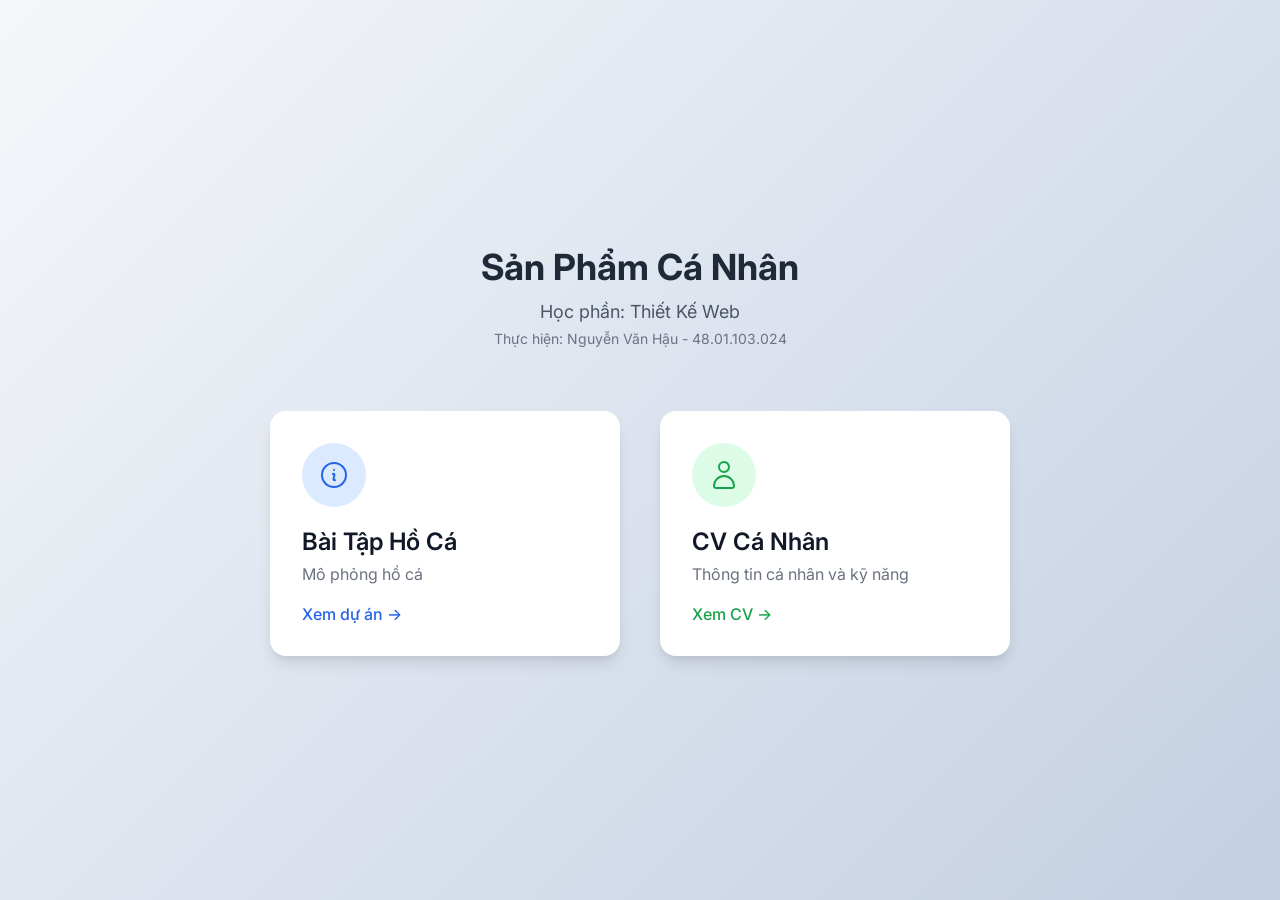
<file: index.html>
<!DOCTYPE html>
<html lang="vi">
<head>
    <meta charset="UTF-8">
    <meta name="viewport" content="width=device-width, initial-scale=1.0">
    <title>Menu Điều Hướng | Đồ Án Giữa Kì</title>
    
    <link rel="preconnect" href="https://fonts.googleapis.com">
    <link rel="preconnect" href="https://fonts.gstatic.com" crossorigin>
    <link href="https://fonts.googleapis.com/css2?family=Inter:wght@400;500;600;700&display=swap" rel="stylesheet">
    <link rel="stylesheet" href="css/index.css">
</head>
<body>

    <div class="container">
        
        <header>
            <h1>Sản Phẩm Cá Nhân</h1>
            <p class="subtitle">Học phần: Thiết Kế Web</p>
            <p class="student-info">Thực hiện: Nguyễn Văn Hậu - 48.01.103.024</p>
        </header>

        <main>

            <!-- Thẻ 1: Hồ Cá -->
            <a href="HoCa.html" class="card card-hoca">
                <!-- Icon -->
                <div class="icon-wrapper">
                    <!-- SVG Icon: Con cá -->
                    <svg xmlns="http://www.w3.org/2000/svg" fill="none" viewBox="0 0 24 24" stroke-width="1.5" stroke="currentColor">
                        <path stroke-linecap="round" stroke-linejoin="round" d="M11.25 11.25l.041-.02a.75.75 0 011.063.852l-.708 2.836a.75.75 0 001.063.853l.041-.021M21 12a9 9 0 11-18 0 9 9 0 0118 0zm-9-3.75h.008v.008H12V8.25z" />
                    </svg>
                </div>
                
                <h2>Bài Tập Hồ Cá</h2>
                <p>Mô phỏng hồ cá</p>
                <span class="link-text">
                    Xem dự án &rarr;
                </span>
            </a>

            <!-- Thẻ 2: CV Cá Nhân -->
            <a href="CV.html" class="card card-cv">
                <!-- Icon -->
                <div class="icon-wrapper">
                    <!-- SVG Icon: Tài liệu/Người -->
                    <svg xmlns="http://www.w3.org/2000/svg" fill="none" viewBox="0 0 24 24" stroke-width="1.5" stroke="currentColor">
                        <path stroke-linecap="round" stroke-linejoin="round" d="M15.75 6a3.75 3.75 0 11-7.5 0 3.75 3.75 0 017.5 0zM4.501 20.118a7.5 7.5 0 0114.998 0A1.5 1.5 0 0118 21.75H6a1.5 1.5 0 01-1.499-1.632z" />
                    </svg>
                </div>
                
                <h2>CV Cá Nhân</h2>
                <p>Thông tin cá nhân và kỹ năng</p>
                <span class="link-text">
                    Xem CV &rarr;
                </span>
            </a>

        </main>
    </div>

</body>
</html>
</file>
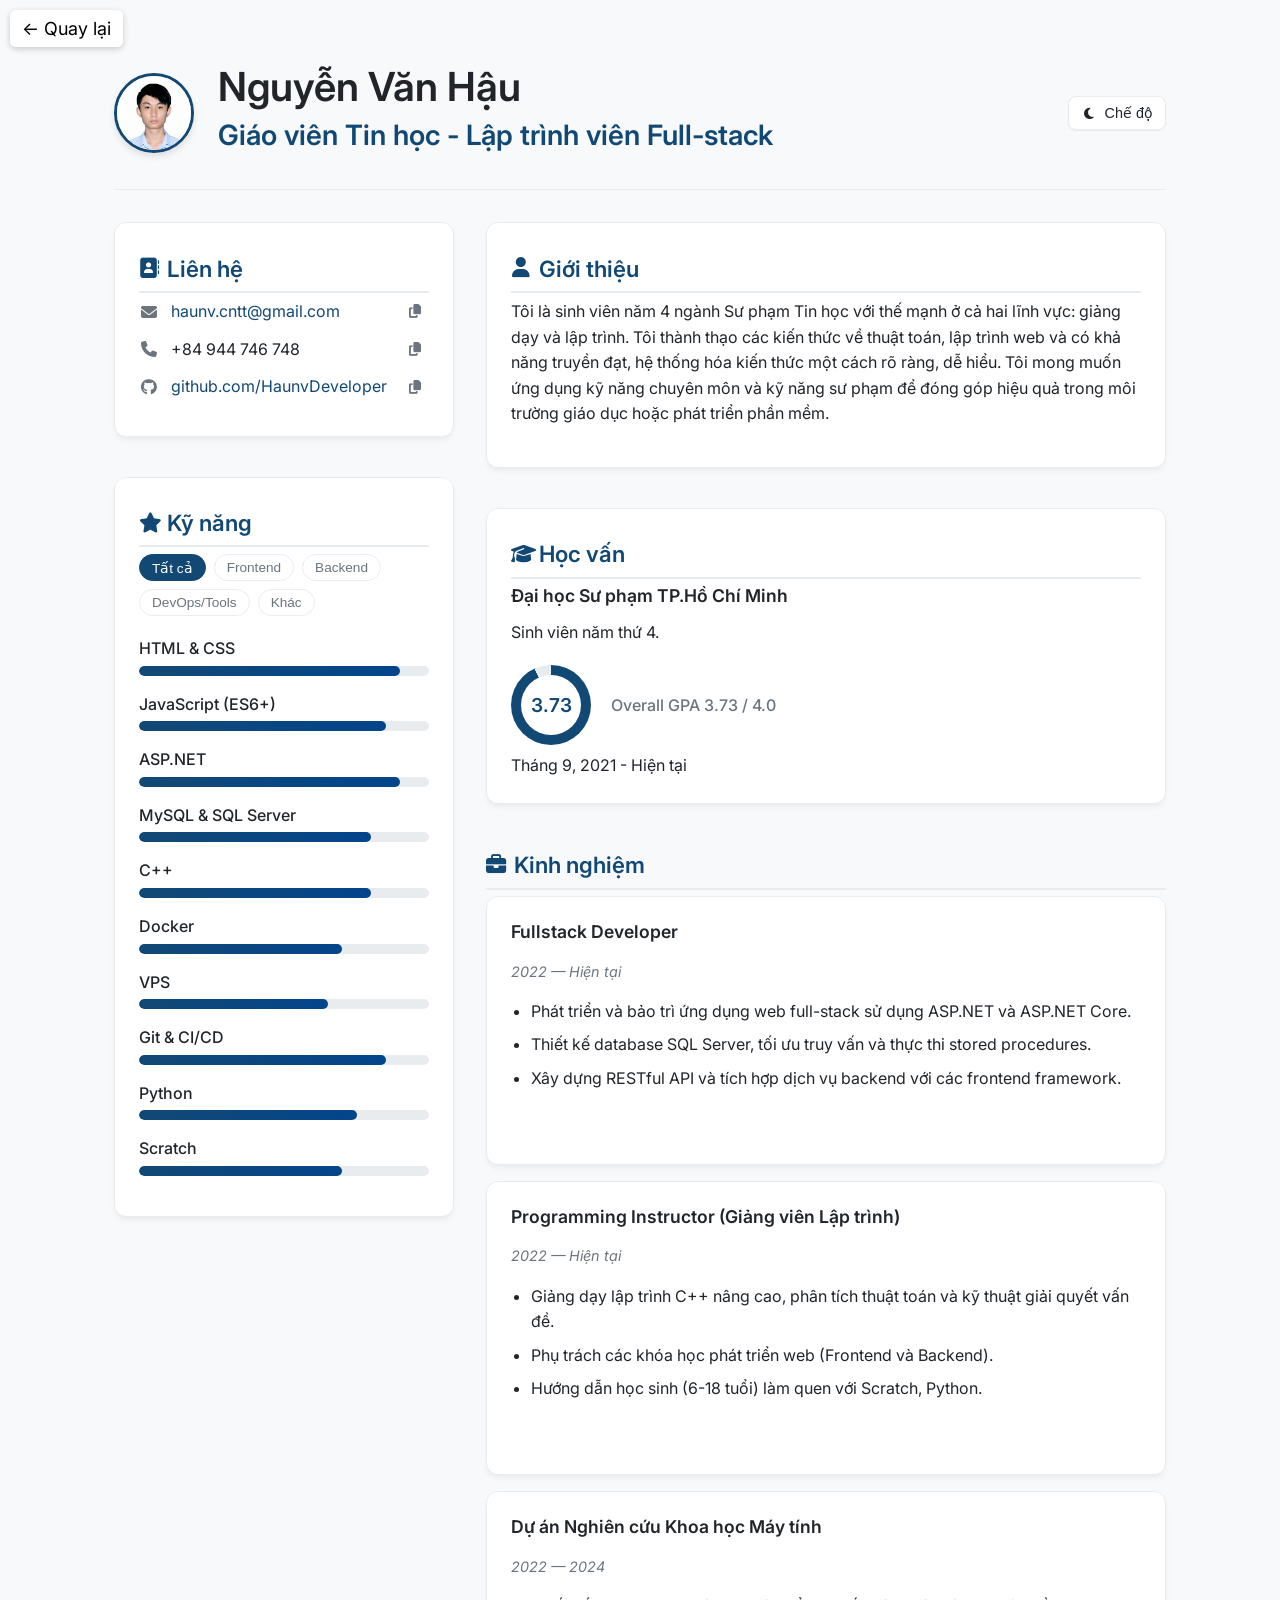
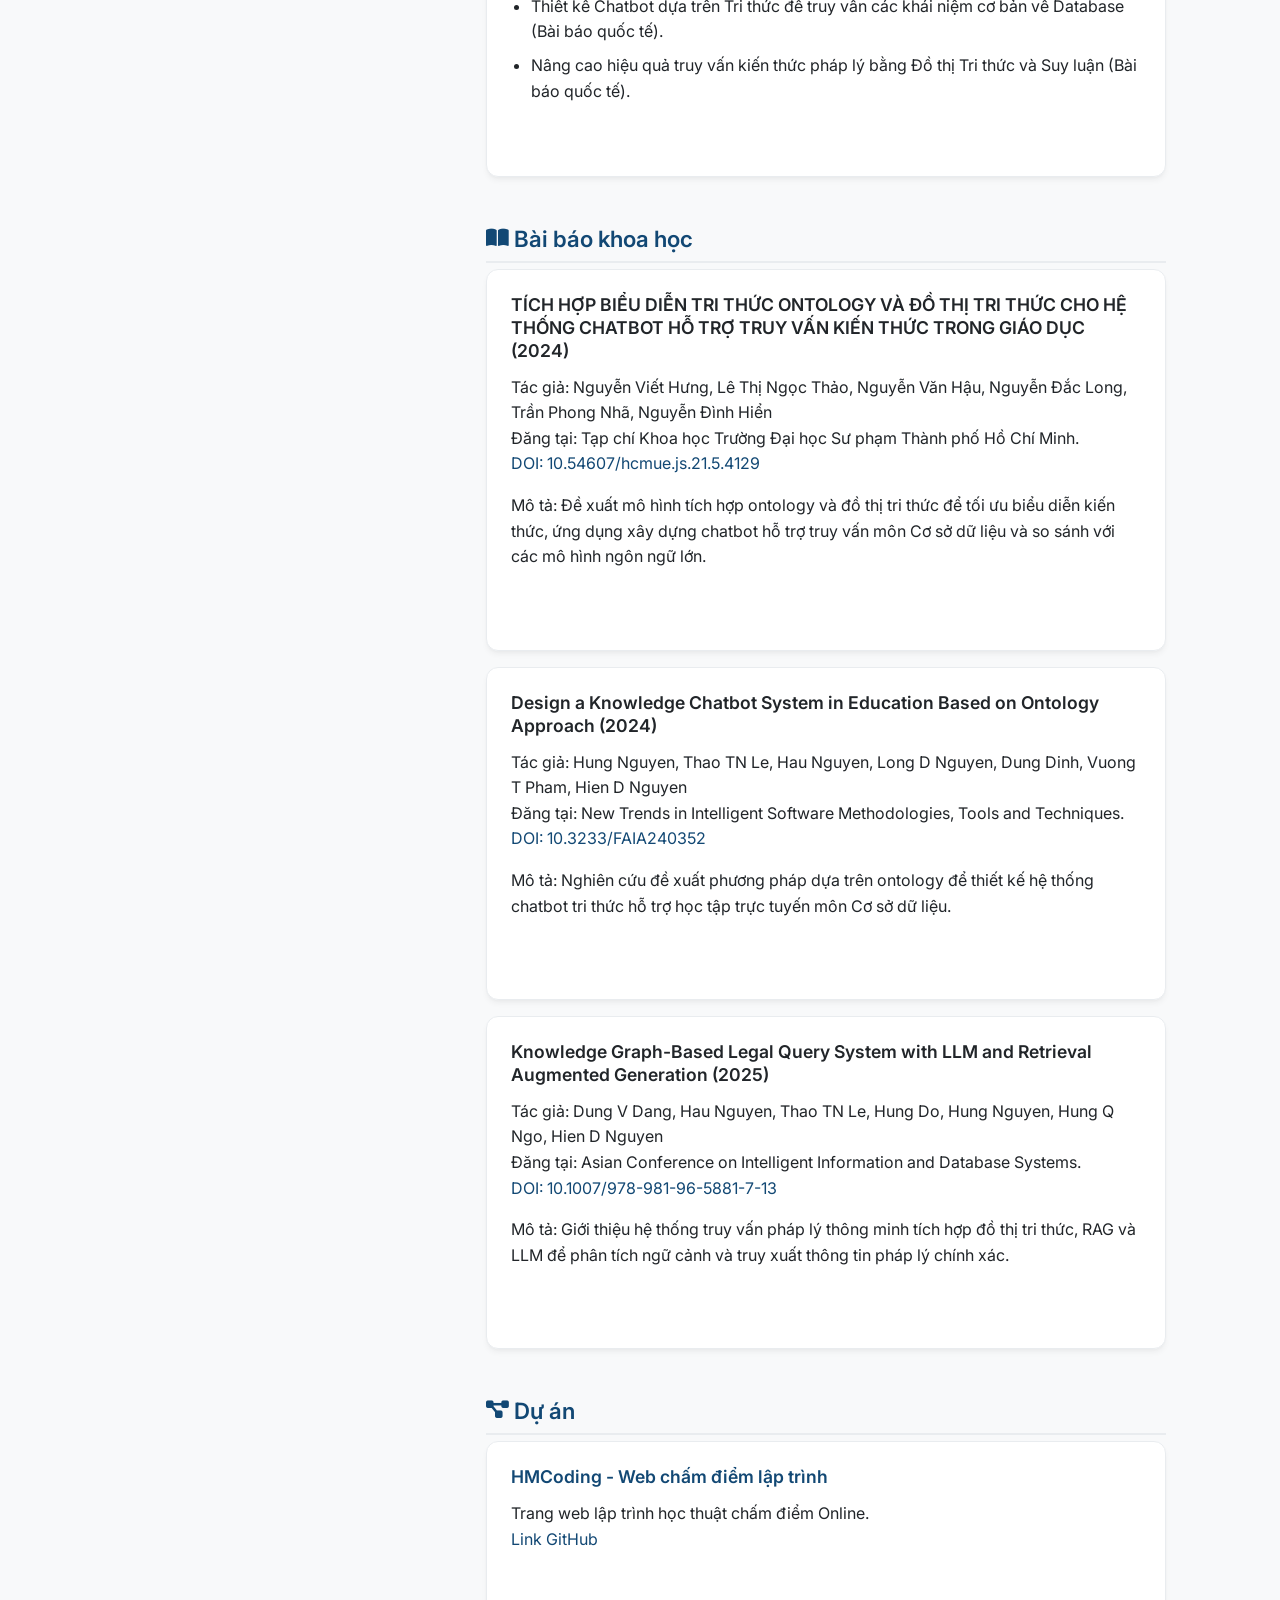
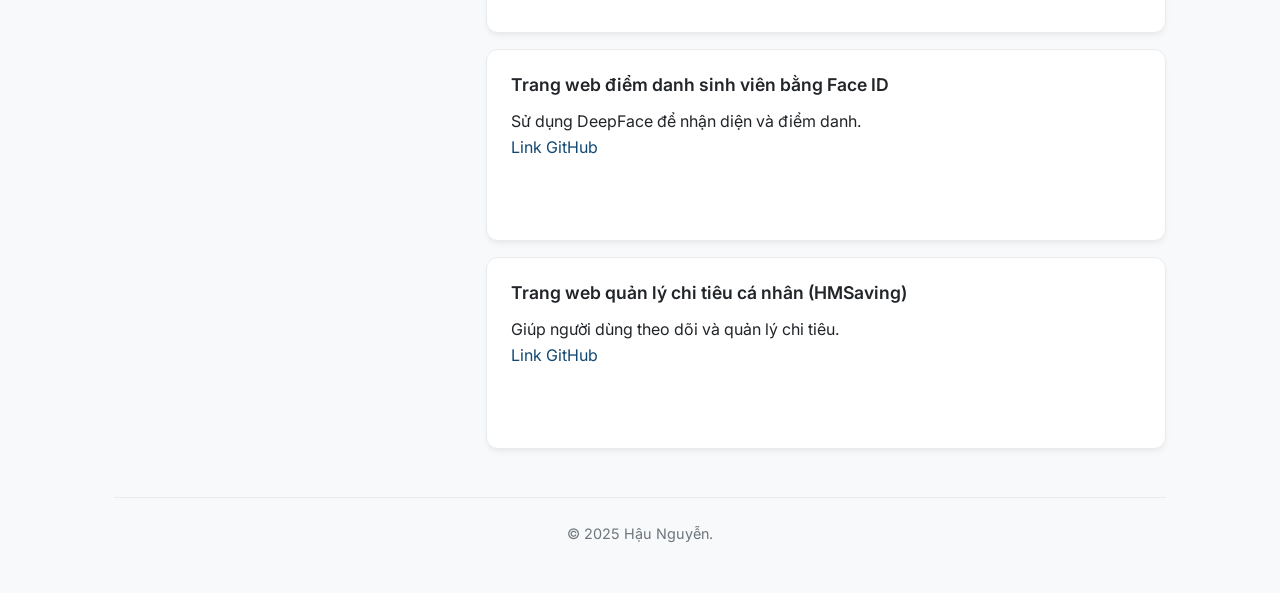
<file: CV.html>
<!DOCTYPE html>
<html lang="vi">
  <head>
    <meta charset="UTF-8" />
    <meta name="viewport" content="width=device-width, initial-scale=1.0" />
    <title>CV - Nguyễn Văn Hậu</title>

    <link rel="preconnect" href="https://fonts.googleapis.com" />
    <link rel="preconnect" href="https://fonts.gstatic.com" crossorigin />
    <link
      href="https://fonts.googleapis.com/css2?family=Inter:wght@300;400;500;600;700&display=swap"
      rel="stylesheet"
    />

    <link
      rel="stylesheet"
      href="https://cdnjs.cloudflare.com/ajax/libs/font-awesome/6.5.1/css/all.min.css"
      xintegrity="sha512-DTOQO9RWCH3ppGqcWaEA1BIZOC6xxalwEsw9c2QQeAIftl+Vegovlnee1c9QX4TctnWMn13TZye+giMm8e2LwA=="
      crossorigin="anonymous"
      referrerpolicy="no-referrer"
    />

    <link rel="stylesheet" href="css/CV.css" />


  </head>
  <body>
    <a id="btn-back" href="index.html" style="">&larr; Quay lại</a>
    <div class="container">
      <header class="header">
        <div class="header-main">
          <img
            src="images/AnhThe.png"
            alt="Avatar của Hậu"
            class="avatar"
          />

          <div class="header-content">
            <h1>Nguyễn Văn Hậu</h1>
            <h2>Giáo viên Tin học - Lập trình viên Full-stack</h2>
          </div>
        </div>
        <nav class="controls">
          <button
            class="control-btn"
            id="theme-toggle"
            aria-label="Chuyển chế độ sáng/tối"
          >
            <i class="fas fa-moon"></i>
            <i class="fas fa-sun"></i>
            <span class="btn-text">Chế độ</span>
          </button>
        </nav>
      </header>

      <main class="main-grid">
        <aside class="sidebar">
          <section id="contact" class="card">
            <h3><i class="fas fa-address-book"></i>Liên hệ</h3>
            <ul>
              <li>
                <i class="fas fa-envelope"></i>
                <a id="email-link" href="mailto:haunv.cntt@gmail.com"
                  >haunv.cntt@gmail.com</a
                >
                <button
                  class="copy-btn"
                  data-copy="haunv.cntt@gmail.com"
                  aria-label="Sao chép Email"
                >
                  <i class="fas fa-copy"></i>
                  <i class="fas fa-check"></i>
                </button>
              </li>
              <li>
                <i class="fas fa-phone"></i>
                <span id="phone-text">+84 944 746 748</span>
                <button
                  class="copy-btn"
                  data-copy="+84 944 746 748"
                  aria-label="Sao chép SĐT"
                >
                  <i class="fas fa-copy"></i>
                  <i class="fas fa-check"></i>
                </button>
              </li>
              <li>
                <i class="fab fa-github"></i>
                <a
                  id="github-link"
                  href="https://github.com/HaunvDeveloper/"
                  target="_blank"
                  rel="noopener noreferrer"
                  >github.com/HaunvDeveloper</a
                >
                <button
                  class="copy-btn"
                  data-copy="https://github.com/HaunvDeveloper/"
                  aria-label="Sao chép link GitHub"
                >
                  <i class="fas fa-copy"></i>
                  <i class="fas fa-check"></i>
                </button>
              </li>
            </ul>
          </section>

          <section id="skills" class="card">
            <h3><i class="fas fa-star"></i>Kỹ năng</h3>
            <div class="skill-filters">
              <button
                class="skill-filter-btn"
                data-filter="all"
                aria-pressed="true"
              >
                Tất cả
              </button>
              <button
                class="skill-filter-btn"
                data-filter="frontend"
                aria-pressed="false"
              >
                Frontend
              </button>
              <button
                class="skill-filter-btn"
                data-filter="backend"
                aria-pressed="false"
              >
                Backend
              </button>
              <button
                class="skill-filter-btn"
                data-filter="devops"
                aria-pressed="false"
              >
                DevOps/Tools
              </button>
              <button
                class="skill-filter-btn"
                data-filter="other"
                aria-pressed="false"
              >
                Khác
              </button>
            </div>
            <ul class="skill-list">
              <li data-category="frontend">
                <span>HTML & CSS</span>
                <div class="progress-bar">
                  <span class="progress" style="--skill-level: 90%"></span>
                </div>
              </li>
              <li data-category="frontend">
                <span>JavaScript (ES6+)</span>
                <div class="progress-bar">
                  <span class="progress" style="--skill-level: 85%"></span>
                </div>
              </li>
              <li data-category="backend">
                <span>ASP.NET</span>
                <div class="progress-bar">
                  <span class="progress" style="--skill-level: 90%"></span>
                </div>
              </li>
              <li data-category="backend">
                <span>MySQL & SQL Server</span>
                <div class="progress-bar">
                  <span class="progress" style="--skill-level: 80%"></span>
                </div>
              </li>
              <li data-category="backend">
                <span>C++</span>
                <div class="progress-bar">
                  <span class="progress" style="--skill-level: 80%"></span>
                </div>
              </li>
              <li data-category="devops">
                <span>Docker</span>
                <div class="progress-bar">
                  <span class="progress" style="--skill-level: 70%"></span>
                </div>
              </li>
              <li data-category="devops">
                <span> VPS </span>
                <div class="progress-bar">
                  <span class="progress" style="--skill-level: 65%"></span>
                </div>
              </li>
              <li data-category="devops">
                <span>Git & CI/CD</span>
                <div class="progress-bar">
                  <span class="progress" style="--skill-level: 85%"></span>
                </div>
              </li>
              <li data-category="other">
                <span>Python</span>
                <div class="progress-bar">
                  <span class="progress" style="--skill-level: 75%"></span>
                </div>
              </li>
              <li data-category="other">
                <span>Scratch</span>
                <div class="progress-bar">
                  <span class="progress" style="--skill-level: 70%"></span>
                </div>
              </li>
            </ul>
          </section>
        </aside>

        <main class="main-content">
          <section id="about" class="card">
            <h3><i class="fas fa-user"></i>Giới thiệu</h3>
            <p>
              Tôi là sinh viên năm 4 ngành Sư phạm Tin học với thế mạnh ở cả hai
              lĩnh vực: giảng dạy và lập trình. Tôi thành thạo các kiến thức về
              thuật toán, lập trình web và có khả năng truyền đạt, hệ thống hóa
              kiến thức một cách rõ ràng, dễ hiểu. Tôi mong muốn ứng dụng kỹ
              năng chuyên môn và kỹ năng sư phạm để đóng góp hiệu quả trong môi
              trường giáo dục hoặc phát triển phần mềm.
            </p>
          </section>

          <section id="education" class="card">
            <h3><i class="fas fa-graduation-cap"></i>Học vấn</h3>
            <h4>Đại học Sư phạm TP.Hồ Chí Minh</h4>
            <p>Sinh viên năm thứ 4.</p>

            <div class="gpa-display">
              <div class="gpa-circle" data-gpa-percent="93.25%">
                <span class="gpa-score">3.73</span>
              </div>
              <span class="gpa-text">Overall GPA 3.73 / 4.0</span>
            </div>

            <span>Tháng 9, 2021 - Hiện tại</span>
          </section>

          <section id="experience">
            <h3><i class="fas fa-briefcase"></i>Kinh nghiệm</h3>

            <div class="card job-item">
              <div class="job-header">
                <h4>Fullstack Developer</h4>
                <span>2022 — Hiện tại</span>
              </div>
              <ul>
                <li>
                  Phát triển và bảo trì ứng dụng web full-stack sử dụng ASP.NET
                  và ASP.NET Core.
                </li>
                <li>
                  Thiết kế database SQL Server, tối ưu truy vấn và thực thi
                  stored procedures.
                </li>
                <li>
                  Xây dựng RESTful API và tích hợp dịch vụ backend với các
                  frontend framework.
                </li>
              </ul>
              <div class="tech-tags">
                <span>ASP.NET</span>
                <span>ASP.NET Core</span>
                <span>SQL Server</span>
                <span>RESTful API</span>
              </div>
            </div>

            <div class="card job-item">
              <div class="job-header">
                <h4>Programming Instructor (Giảng viên Lập trình)</h4>
                <span>2022 — Hiện tại</span>
              </div>
              <ul>
                <li>
                  Giảng dạy lập trình C++ nâng cao, phân tích thuật toán và kỹ
                  thuật giải quyết vấn đề.
                </li>
                <li>
                  Phụ trách các khóa học phát triển web (Frontend và Backend).
                </li>
                <li>
                  Hướng dẫn học sinh (6-18 tuổi) làm quen với Scratch, Python.
                </li>
              </ul>
              <div class="tech-tags">
                <span>C++</span>
                <span>Python</span>
                <span>Scratch</span>
                <span>Web Development</span>
                <span>Teaching</span>
              </div>
            </div>

            <div class="card job-item">
              <div class="job-header">
                <h4>Dự án Nghiên cứu Khoa học Máy tính</h4>
                <span>2022 — 2024</span>
              </div>
              <ul>
                <li>
                  Thiết kế Chatbot dựa trên Tri thức để truy vấn các khái niệm
                  cơ bản về Database (Bài báo quốc tế).
                </li>
                <li>
                  Nâng cao hiệu quả truy vấn kiến thức pháp lý bằng Đồ thị Tri
                  thức và Suy luận (Bài báo quốc tế).
                </li>
              </ul>
              <div class="tech-tags">
                <span>Chatbot</span>
                <span>Knowledge Graph</span>
                <span>Ontology</span>
                <span>RAG</span>
                <span>LLM</span>
              </div>
            </div>
          </section>

          <section id="publications">
            <h3><i class="fas fa-book-open"></i>Bài báo khoa học</h3>
            <div class="card project-item">
              <h4>
                TÍCH HỢP BIỂU DIỄN TRI THỨC ONTOLOGY VÀ ĐỒ THỊ TRI THỨC CHO HỆ
                THỐNG CHATBOT HỖ TRỢ TRUY VẤN KIẾN THỨC TRONG GIÁO DỤC (2024)
              </h4>
              <p>
                Tác giả: Nguyễn Viết Hưng, Lê Thị Ngọc Thảo, Nguyễn Văn Hậu, Nguyễn Đắc Long, Trần Phong Nhã, Nguyễn Đình Hiển
                <br />
                Đăng tại: Tạp chí Khoa học Trường Đại học Sư phạm Thành phố Hồ
                Chí Minh.
                <br />
                <a
                  href="https://journal.hcmue.edu.vn/index.php/hcmuejos/article/view/4129"
                  target="_blank"
                  rel="noopener noreferrer"
                  >DOI: 10.54607/hcmue.js.21.5.4129</a
                >
              </p>
              <p>
                Mô tả: Đề xuất mô hình tích hợp ontology và đồ thị tri thức để
                tối ưu biểu diễn kiến thức, ứng dụng xây dựng chatbot hỗ trợ
                truy vấn môn Cơ sở dữ liệu và so sánh với các mô hình ngôn ngữ
                lớn.
              </p>
              <div class="tech-tags">
                <span>Ontology</span>
                <span>Knowledge Graph</span>
                <span>Chatbot</span>
                <span>Education</span>
              </div>
            </div>
            <div class="card project-item">
              <h4>
                Design a Knowledge Chatbot System in Education Based on Ontology
                Approach (2024)
              </h4>
              <p>
                Tác giả: Hung Nguyen, Thao TN Le, Hau Nguyen, Long D Nguyen, Dung Dinh, Vuong T Pham, Hien D Nguyen
                <br />
                Đăng tại: New Trends in Intelligent Software Methodologies, Tools
                and Techniques.
                <br />
                <a
                  href="https://doi.org/10.3233/FAIA240352"
                  target="_blank"
                  rel="noopener noreferrer"
                  >DOI: 10.3233/FAIA240352</a
                >
              </p>
              <p>
                Mô tả: Nghiên cứu đề xuất phương pháp dựa trên ontology để thiết
                kế hệ thống chatbot tri thức hỗ trợ học tập trực tuyến môn Cơ sở
                dữ liệu.
              </p>
              <div class="tech-tags">
                <span>Ontology</span>
                <span>Chatbot</span>
                <span>Knowledge Graph</span>
              </div>
            </div>

            <div class="card project-item">
              <h4>
                Knowledge Graph-Based Legal Query System with LLM and Retrieval
                Augmented Generation (2025)
              </h4>
              <p>
                Tác giả: Dung V Dang, Hau Nguyen, Thao TN Le, Hung Do, Hung Nguyen, Hung Q Ngo, Hien D Nguyen
                <br />
                Đăng tại: Asian Conference on Intelligent Information and
                Database Systems.
                <br />
                <a
                  href="https://link.springer.com/chapter/10.1007/978-981-96-5881-7_13"
                  target="_blank"
                  rel="noopener noreferrer"
                  >DOI: 10.1007/978-981-96-5881-7-13</a
                >
              </p>
              <p>
                Mô tả: Giới thiệu hệ thống truy vấn pháp lý thông minh tích hợp
                đồ thị tri thức, RAG và LLM để phân tích ngữ cảnh và truy xuất
                thông tin pháp lý chính xác.
              </p>
              <div class="tech-tags">
                <span>Knowledge Graph</span>
                <span>LLM</span>
                <span>RAG</span>
                <span>Legal Tech</span>
              </div>
            </div>

            
            
          </section>
          
          <section id="projects">
            <h3><i class="fas fa-project-diagram"></i>Dự án</h3>

            <div class="card project-item">
              <h4>
                <a
                  href="http://hmcoding.xyz"
                  target="_blank"
                  rel="noopener noreferrer"
                  >HMCoding - Web chấm điểm lập trình</a
                >
              </h4>
              <p>
                Trang web lập trình học thuật chấm điểm Online.
                <br />
                <a
                  href="https://github.com/HaunvDeveloper/HMCodingWeb"
                  target="_blank"
                  rel="noopener noreferrer"
                  >Link GitHub</a
                >
              </p>
              <div class="tech-tags">
                <span>ASP.NET Core MVC</span>
                <span>Razor Page</span>
                <span>SQL Server</span>
              </div>
            </div>

            <div class="card project-item">
              <h4>Trang web điểm danh sinh viên bằng Face ID</h4>
              <p>
                Sử dụng DeepFace để nhận diện và điểm danh.
                <br />
                <a
                  href="https://github.com/HaunvDeveloper/StudentManagementASP"
                  target="_blank"
                  rel="noopener noreferrer"
                  >Link GitHub</a
                >
              </p>
              <div class="tech-tags">
                <span>ASP.NET Core MVC</span>
                <span>Razor Page</span>
                <span>SQL Server</span>
                <span>DeepFace</span>
              </div>
            </div>

            <div class="card project-item">
              <h4>Trang web quản lý chi tiêu cá nhân (HMSaving)</h4>
              <p>
                Giúp người dùng theo dõi và quản lý chi tiêu.
                <br />
                <a
                  href="https://github.com/HaunvDeveloper/HMSaving"
                  target="_blank"
                  rel="noopener noreferrer"
                  >Link GitHub</a
                >
              </p>
              <div class="tech-tags">
                <span>ASP.NET Core MVC</span>
                <span>Razor Page</span>
                <span>SQL Server</span>
              </div>
            </div>
          </section>
        </main>
      </main>

      <!-- Footer -->
      <footer class="footer">
        <p>&copy; 2025 Hậu Nguyễn.</p>
      </footer>
    </div>
    <script>
      document.addEventListener("DOMContentLoaded", () => {
        const themeToggleBtn = document.getElementById("theme-toggle");
        const htmlElement = document.documentElement;

        const applyTheme = (theme) => {
          if (theme === "dark") {
            htmlElement.classList.add("dark");
          } else {
            htmlElement.classList.remove("dark");
          }
          localStorage.setItem("theme", theme);
        };

        const savedTheme = localStorage.getItem("theme");
        const systemPrefersDark = window.matchMedia(
          "(prefers-color-scheme: dark)"
        ).matches;
        const currentTheme = savedTheme
          ? savedTheme
          : systemPrefersDark
          ? "dark"
          : "light";

        applyTheme(currentTheme);
        themeToggleBtn.addEventListener("click", () => {
          const newTheme = htmlElement.classList.contains("dark")
            ? "light"
            : "dark";
          applyTheme(newTheme);
        });

        const copyButtons = document.querySelectorAll(".copy-btn");
        copyButtons.forEach((btn) => {
          btn.addEventListener("click", () => {
            const textToCopy = btn.dataset.copy;

            const tempInput = document.createElement("textarea");
            tempInput.value = textToCopy;
            document.body.appendChild(tempInput);
            tempInput.select();
            tempInput.setSelectionRange(0, 99999); // Dành cho mobile

            try {
              document.execCommand("copy");

              const copyIcon = btn.querySelector(".fa-copy");
              const checkIcon = btn.querySelector(".fa-check");
              copyIcon.style.display = "none";
              checkIcon.style.display = "inline-block";

              setTimeout(() => {
                copyIcon.style.display = "inline-block";
                checkIcon.style.display = "none";
              }, 2000);
            } catch (err) {
              console.error("Không thể sao chép:", err);
            }

            document.body.removeChild(tempInput);
          });
        });

        const filterButtons = document.querySelectorAll(".skill-filter-btn");
        const skillItems = document.querySelectorAll(".skill-list li");

        filterButtons.forEach((btn) => {
          btn.addEventListener("click", () => {
            const filterCategory = btn.dataset.filter;

            filterButtons.forEach((b) =>
              b.setAttribute("aria-pressed", "false")
            );
            btn.setAttribute("aria-pressed", "true");

            skillItems.forEach((item) => {
              const itemCategory = item.dataset.category;
              if (filterCategory === "all" || itemCategory === filterCategory) {
                item.style.display = "block";
              } else {
                item.style.display = "none";
              }
            });
          });
        });

        const progressBars = document.querySelectorAll(".progress");

        const skillObserver = new IntersectionObserver(
          (entries) => {
            entries.forEach((entry) => {
              if (entry.isIntersecting) {
                entry.target.style.animationPlayState = "running";

                skillObserver.unobserve(entry.target);
              }
            });
          },
          {
            threshold: 0.8, 
          }
        );

        progressBars.forEach((bar) => {
          skillObserver.observe(bar);
        });

        const gpaCircle = document.querySelector(".gpa-circle");
        if (gpaCircle) {
          const gpaObserver = new IntersectionObserver(
            (entries) => {
              entries.forEach((entry) => {
                if (entry.isIntersecting) {
                  const targetPercent = entry.target.dataset.gpaPercent;
                  if (targetPercent) {
                    entry.target.style.setProperty(
                      "--gpa-percent",
                      targetPercent
                    );
                  }
                  gpaObserver.unobserve(entry.target);
                }
              });
            },
            {
              threshold: 0.8, 
            }
          );

          gpaObserver.observe(gpaCircle);
        }
      });
    </script>
  </body>
</html>
</file>
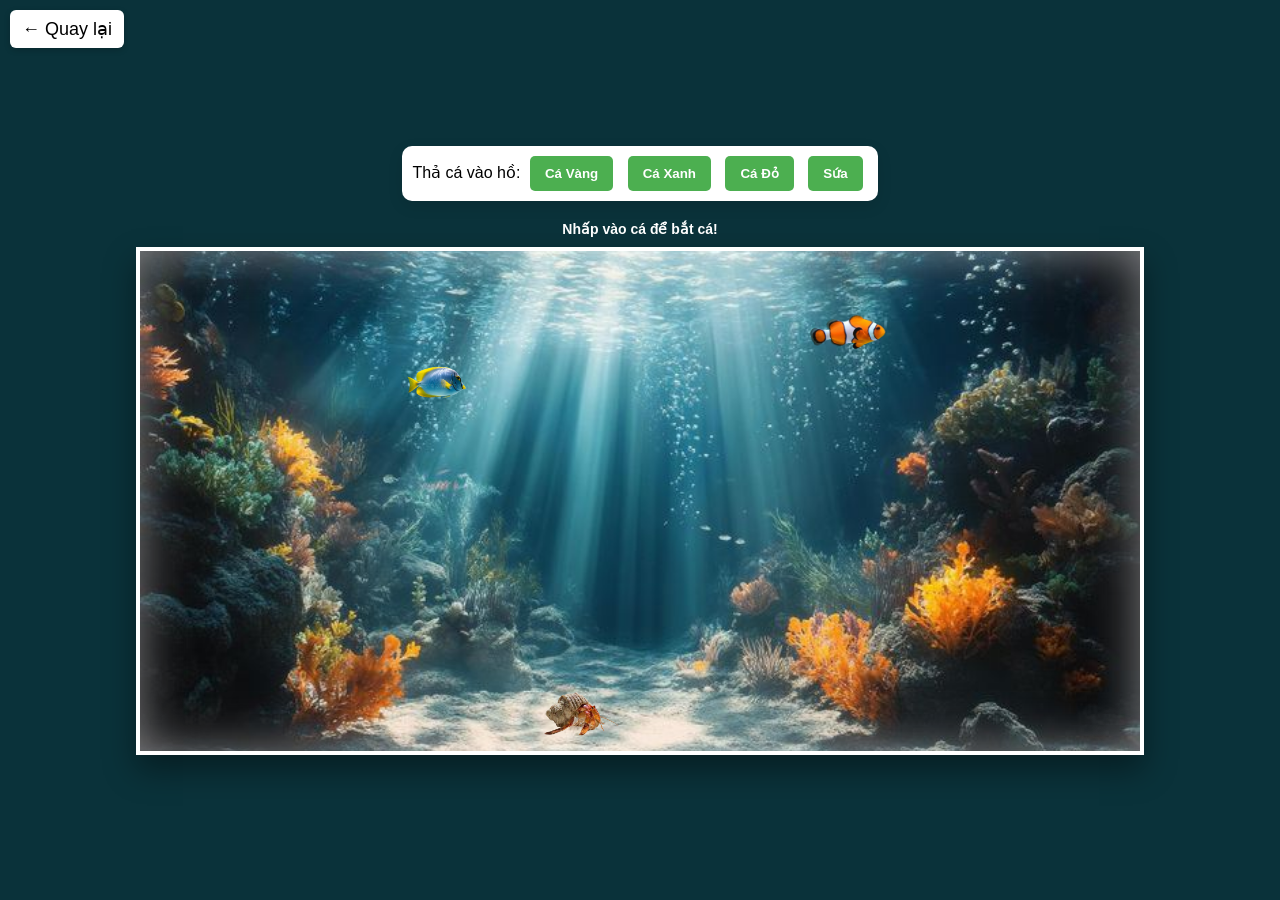
<file: HoCa.html>
<!DOCTYPE html>
<html lang="vi">
  <head>
    <meta charset="UTF-8" />
    <meta name="viewport" content="width=device-width, initial-scale=1.0" />
    <title>Hồ Cá</title>
    <link rel="stylesheet" href="css/HoCa.css" />
  </head>
  <body>
        <div style="display: none;">
        <img src="images/background.jpeg" alt="">
        <audio src="audio/die.mp3"></audio>
        <audio src="audio/water-splash.mp3"></audio>
    </div>
    <a href="index.html" style="position: absolute;
    top: 10px;
    left: 10px;
    font-size: 18px;
    color: #000000;
    text-decoration: none;
    z-index: 1000;
    padding: 8px 12px ;
    background-color: #ffffff;
    border-radius: 6px;
    box-shadow: 0 2px 6px rgba(0, 0, 0, 0.2);"
    ">&larr; Quay lại</a>
    <div class="controls">
      <label>Thả cá vào hồ:</label>
      <button onclick="addFish('yellow')">Cá Vàng</button>
      <button onclick="addFish('blue')">Cá Xanh</button>
      <button onclick="addFish('red')">Cá Đỏ</button>
      <button onclick="addFish('sua')">Sứa</button>
    </div>
    <h4 style="color: #ffffff; font-size: 14px; margin: 0 0 10px 0;">
      Nhấp vào cá để bắt cá!

    </h4>
    <div class="aquarium" id="aquarium">
      <div class="bubble"></div>
      <div class="bubble"></div>
      <div class="bubble"></div>
      <div class="crap"></div>
    </div>

    <script>
      const fishData = {
        yellow: ["images/cavang.png", "images/cavang2.png", "images/cavang3.png", "images/cavang4.png"], // '/images/cavang.png',
        blue: ["images/caxanh.png", "images/caxanh2.png"], // '/images/caxanh.png',
        red : ["images/cado.png", "images/cado2.png"], // '/images/cado.png',
        sua: ["images/sua.png"], // '/images/rua.png',
      };

      const aquarium = document.getElementById("aquarium");
      var AQUARIUM_WIDTH = 1000;
      var AQUARIUM_HEIGHT = 500;

      function getRandomNumber(min, max) {
        return Math.floor(Math.random() * (max - min + 1)) + min;
      }

      function playSound(src) {
        const audio = new Audio(src);
        audio.play();
      }

      function addFish(type) {

        playSound('audio/water-splash.mp3');

        const fish = document.createElement("div");
        fish.classList.add("fish");

        const img = document.createElement("img");
        const randomIndex = Math.floor(Math.random() * fishData[type].length);
        img.src = fishData[type][randomIndex];
        img.alt = `Cá ${type}`;
        // Xử lý lỗi nếu không tải được ảnh
        img.onerror = function () {
          this.src = `https://placehold.co/100x70/ccc/000?text=Lỗi+Ảnh`;
        };
        img.style.width = `${getRandomNumber(80, 120)}px`;
        fish.appendChild(img);
        aquarium.appendChild(fish);

        const startX = getRandomNumber(50, AQUARIUM_WIDTH - 150);
        const startY = -50; 
        const targetY = getRandomNumber(50, AQUARIUM_HEIGHT - 120);

        fish.dataset.x = startX;
        fish.dataset.y = targetY;
        fish.dataset.isAlive = "true"; 

        fish.style.transform = `translate(${startX}px, ${startY}px) scaleX(1)`;
        fish.style.opacity = 0;

        fish.addEventListener(
          "click",
          () => {
            playSound('audio/die.mp3');
            fish.dataset.isAlive = "false";

            // --- Dừng chuyển động hiện tại ---
            const computedStyle = window.getComputedStyle(fish);
            const matrix = new DOMMatrix(computedStyle.transform);
            const currentX = matrix.m41;
            const currentY = matrix.m42;

            fish.style.transition = "none";
            img.style.transition = "none";
            img.style.filter = "hue-rotate(180deg) saturate(0.5)";

            fish.style.transform = `translate(${currentX}px, ${currentY}px)`;
            img.style.transform = "scaleY(1) rotate(0deg)";
            void fish.offsetHeight;

            fish.style.transition =
              "transform 2s ease-out, opacity 2.5s ease-out";
            img.style.transition = "transform 1.5s ease-in";

            fish.style.transform = `translate(${currentX}px, -50px)`; // Nổi lên trên
            fish.style.opacity = 0;
            img.style.transform = "scaleY(-1) rotate(0deg)"; // Lật ngược

            fish.addEventListener("transitionend", (e) => {
              if (e.propertyName === "opacity") {
                if (fish.parentNode) {
                  fish.parentNode.removeChild(fish);
                }
              }
            });
          },
          { once: true }
        ); // { once: true } đảm bảo chỉ nhấp được 1 lần

        setTimeout(() => {
          fish.style.transition = `transform 1s cubic-bezier(0.45, 0, 0.55, 1), opacity 0.8s`;
          fish.style.transform = `translate(${startX}px, ${targetY}px) scaleX(1)`;
          fish.style.opacity = 1;
        }, 50);

        fish.addEventListener("transitionend", function handleDrop(e) {
          if (e.propertyName === "transform") {
            fish.removeEventListener("transitionend", handleDrop);
            moveFishRandomly(fish);
          }
        });

      }

      function moveFishRandomly(fish) {
        if (fish.dataset.isAlive !== "true") {
          return; // Dừng vòng lặp nếu cá đã chết
        }

        const MIN_DISTANCE = 120;
        const MAX_VERTICAL_RATIO = 2.14;

        const currentX = parseFloat(fish.dataset.x);
        const currentY = parseFloat(fish.dataset.y);

        let newX, newY, distance, dx, dy, ratio;
        do {
          newX = getRandomNumber(20, AQUARIUM_WIDTH - 120);
          newY = getRandomNumber(50, AQUARIUM_HEIGHT - 120);
          dx = newX - currentX;
          dy = newY - currentY;
          distance = Math.sqrt(dx * dx + dy * dy);

          if (Math.abs(dx) < 10) {
            ratio = 999;
          } else {
            ratio = Math.abs(dy / dx);
          }
        } while (distance < MIN_DISTANCE || ratio > MAX_VERTICAL_RATIO);

        const travelTime = getRandomNumber(3, 8);

        const img = fish.querySelector("img");
        const angle = Math.atan2(dy, dx) * (180 / Math.PI);

        if (dx >= 0) {
          img.style.transform = `rotate(${angle}deg) scaleX(1)`;
        } else {
          const rotation = angle - 180;
          img.style.transform = `rotate(${rotation}deg) scaleX(-1)`;
        }
        fish.dataset.x = newX;
        fish.dataset.y = newY;

        fish.style.transition = `transform ${travelTime}s linear, filter 0.3s`;
        fish.style.transform = `translate(${newX}px, ${newY}px)`;

        setTimeout(() => moveFishRandomly(fish), travelTime * 1000);
      }

      document.addEventListener("DOMContentLoaded", () => {
        setTimeout(() => addFish("yellow"), 500);
        setTimeout(() => addFish("blue"), 1000);
        setTimeout(() => addFish("sua"), 1500);
        setTimeout(() => addFish("red"), 2000);

        const aquariumRect = aquarium.getBoundingClientRect();
        AQUARIUM_WIDTH = aquariumRect.width;
        AQUARIUM_HEIGHT = aquariumRect.height;
      });

      window.addEventListener("resize", () => {
        const aquariumRect = aquarium.getBoundingClientRect();
        AQUARIUM_WIDTH = aquariumRect.width;
        AQUARIUM_HEIGHT = aquariumRect.height;
      });
    </script>
  </body>
</html>
</file>
<file: css/index.css>
/* CSS Reset cơ bản */
* {
  margin: 0;
  padding: 0;
  box-sizing: border-box;
}

/* Thân trang */
body {
  font-family: "Inter", sans-serif;
  background-color: #f8fafc; /* Màu nền dự phòng */
  background-image: linear-gradient(135deg, #f5f7fa 0%, #c3cfe2 100%);
  min-height: 100vh; /* Đảm bảo chiều cao đầy màn hình */
  display: flex;
  align-items: center; /* Căn giữa theo chiều dọc */
  justify-content: center; /* Căn giữa theo chiều ngang */
  padding: 24px; /* Đệm 2 bên */
}

/* Khối bao bọc chính */
.container {
  width: 100%;
  max-width: 900px; /* Giới hạn chiều rộng (thay cho max-w-5xl) */
  margin: 0 auto;
}

/* Tiêu đề */
header {
  text-align: center;
  margin-bottom: 64px; /* (thay cho mb-16) */
}

header h1 {
  font-size: 2.25rem; /* 36px (thay cho text-4xl) */
  font-weight: 700;
  color: #1f2937; /* (thay cho text-gray-800) */
}

header .subtitle {
  font-size: 1.125rem; /* 18px (thay cho text-lg) */
  color: #4b5563; /* (thay cho text-gray-600) */
  margin-top: 12px;
}

header .student-info {
  font-size: 0.875rem; /* 14px (thay cho text-md) */
  color: #6b7280; /* (thay cho text-gray-500) */
  margin-top: 8px;
}

/* Lưới chứa các thẻ */
main {
  display: flex;
  justify-content: center; /* Căn giữa các thẻ */
  flex-wrap: wrap; /* Cho phép xuống hàng trên mobile */
  gap: 40px; /* Khoảng cách giữa các thẻ (thay cho gap-10) */
}

/* Kiểu dáng thẻ */
.card {
  display: block;
  background-color: #ffffff;
  padding: 32px; /* (thay cho p-8) */
  border-radius: 16px; /* (thay cho rounded-2xl) */
  box-shadow: 0 10px 15px -3px rgba(0, 0, 0, 0.1),
    0 4px 6px -2px rgba(0, 0, 0, 0.05); /* (thay cho shadow-lg) */
  text-decoration: none;
  width: 100%; /* Chiếm 100% chiều rộng trên mobile */
  max-width: 350px; /* Giới hạn chiều rộng thẻ */
  transform: translateY(0);
  transition: transform 0.3s ease-in-out, box-shadow 0.3s ease-in-out;
}

.card:hover {
  transform: translateY(-8px); /* (thay cho hover:-translate-y-2) */
  box-shadow: 0 20px 25px -5px rgba(0, 0, 0, 0.1),
    0 10px 10px -5px rgba(0, 0, 0, 0.04); /* (thay cho hover:shadow-2xl) */
}

/* Vòng tròn chứa Icon */
.icon-wrapper {
  width: 64px;
  height: 64px;
  border-radius: 50%;
  display: flex;
  align-items: center;
  justify-content: center;
  margin-bottom: 20px;
  transition: all 0.3s ease-in-out;
}

.icon-wrapper svg {
  width: 32px;
  height: 32px;
}

/* Màu sắc riêng cho thẻ 1 */
.card.card-hoca .icon-wrapper {
  background-color: #dbeafe; /* (thay cho bg-blue-100) */
  color: #2563eb; /* (thay cho text-blue-600) */
}
.card.card-hoca:hover .icon-wrapper {
  background-color: #bfdbfe; /* (thay cho hover:bg-blue-200) */
  transform: scale(1.1);
}
.card.card-hoca .link-text {
  color: #2563eb; /* (thay cho text-blue-600) */
}

/* Màu sắc riêng cho thẻ 2 */
.card.card-cv .icon-wrapper {
  background-color: #dcfce7; /* (thay cho bg-green-100) */
  color: #16a34a; /* (thay cho text-green-600) */
}
.card.card-cv:hover .icon-wrapper {
  background-color: #bbf7d0; /* (thay cho hover:bg-green-200) */
  transform: scale(1.1);
}
.card.card-cv .link-text {
  color: #16a34a; /* (thay cho text-green-600) */
}

/* Nội dung thẻ */
.card h2 {
  font-size: 1.5rem; /* 24px (thay cho text-2xl) */
  font-weight: 600;
  color: #111827; /* (thay cho text-gray-900) */
  margin-bottom: 8px;
}

.card p {
  color: #6b7280; /* (thay cho text-gray-500) */
  margin-bottom: 20px;
}

.card .link-text {
  font-weight: 500;
}

.card:hover .link-text {
  text-decoration: underline;
}
</file>
<file: css/CV.css>
@property --gpa-percent {
  syntax: "<percentage>";
  inherits: false;
  initial-value: 0%;
}

:root {
  --bg-color: #f8f9fa;
  --text-color: #212529;
  --card-bg: #ffffff;
  --border-color: #e9ecef;
  --primary-color: #124874;
  --primary-hover: rgb(3, 69, 140);
  --secondary-text: #6c757d;
  --skill-bar-bg: #e9ecef;
  --tag-bg: #e7f3ff;
  --tag-text: #0056b3;

  --shadow-sm: 0 1px 3px rgba(0, 0, 0, 0.02), 0 1px 2px rgba(0, 0, 0, 0.04);
  --shadow-md: 0 4px 6px -1px rgba(0, 0, 0, 0.05),
    0 2px 4px -1px rgba(0, 0, 0, 0.03);
}

html.dark {
  --bg-color: #121212;
  --text-color: #e0e0e0;
  --card-bg: #1e1e1e;
  --border-color: #333;
  --primary-color: #296ba1;
  --primary-hover: rgb(69, 146, 228);
  --secondary-text: #adb5bd;
  --skill-bar-bg: #333;
  --tag-bg: #214b74;
  --tag-text: #74c0fc;
}

* {
  box-sizing: border-box;
  margin: 0;
  padding: 0;
}

html {
  scroll-behavior: smooth;
}

body {
  font-family: "Inter", -apple-system, BlinkMacSystemFont, "Segoe UI", Roboto,
    "Helvetica Neue", Arial, sans-serif;
  background-color: var(--bg-color);
  color: var(--text-color);
  line-height: 1.6;
  font-size: 16px;
  transition: background-color 0.3s ease, color 0.3s ease;
}

.container {
  max-width: 1100px;
  margin: 0 auto;
  padding: 2rem 1.5rem;
}

h1,
h2,
h3,
h4,
h5,
h6 {
  margin-bottom: 0.75rem;
  line-height: 1.3;
  font-weight: 600;
}

h1 {
  font-size: 2.5rem;
}
h2 {
  font-size: 1.75rem;
  color: var(--primary-color);
}
h3 {
  font-size: 1.4rem;
  font-weight: 600;
  border-bottom: 2px solid var(--border-color);
  padding-bottom: 0.5rem;
  margin-top: 0.4rem;
  margin-bottom: 0.4rem;
  color: var(--primary-color);
  display: flex;
  align-items: center;
  gap: 0.5rem;
}
h3 i.fas,
h3 i.fab {
  width: 20px;
  text-align: center;
  font-size: 0.9em; 
}
h4 {
  font-size: 1.1rem;
  font-weight: 600;
}

p {
  margin-bottom: 1rem;
}
a {
  color: var(--primary-color);
  text-decoration: none;
  transition: color 0.2s ease;
}
a:hover {
  color: var(--primary-hover);
}

ul {
  list-style: none;
}

.header {
  display: flex;
  flex-direction: column;
  align-items: flex-start;
  justify-content: space-between;
  gap: 1rem;
  padding-bottom: 1.5rem;
  border-bottom: 1px solid var(--border-color);
}

.header-content h1 {
  margin-bottom: 0.25rem;
}

.controls {
  display: flex;
  gap: 0.75rem;
  align-items: center;
}

.control-btn {
  background-color: var(--card-bg);
  border: 1px solid var(--border-color);
  color: var(--text-color);
  padding: 0.5rem 0.75rem;
  border-radius: 8px;
  cursor: pointer;
  transition: all 0.2s ease;
  font-size: 0.9rem;
  font-weight: 500;
  box-shadow: var(--shadow-sm);
  display: flex;
  align-items: center;
  gap: 0.5rem;
}
.control-btn:hover {
  background-color: var(--bg-color);
  border-color: var(--primary-color);
  color: var(--primary-color);
}
.control-btn i {
  font-size: 0.9em;
  width: 16px;
  text-align: center;
}
.control-btn .fa-sun {
  display: none;
}
html.dark .fa-sun {
  display: inline-block;
}
html.dark .fa-moon {
  display: none;
}

.main-grid {
  display: grid;
  grid-template-columns: 1fr; 
  gap: 2rem;
  margin-top: 2rem;
}

.sidebar,
.main-content {
  display: flex;
  flex-direction: column;
  gap: 1.5rem;
}

#contact ul li {
  display: flex;
  align-items: center;
  gap: 0.75rem;
  margin-bottom: 0.75rem;
}
#contact ul li i {
  width: 20px;
  text-align: center;
  color: var(--secondary-text);
}
.copy-btn {
  background: transparent;
  border: none;
  color: var(--secondary-text);
  cursor: pointer;
  font-size: 0.85rem;
  padding: 2px 4px;
  border-radius: 4px;
  margin-left: auto;
}
.copy-btn:hover {
  color: var(--primary-color);
  background-color: var(--tag-bg);
}
.copy-btn .fa-check {
  color: #28a745;
  display: none;
}

.skill-filters {
  display: flex;
  flex-wrap: wrap;
  gap: 0.5rem;
  margin-bottom: 1.25rem;
}
.skill-filter-btn {
  background-color: var(--card-bg);
  border: 1px solid var(--border-color);
  color: var(--secondary-text);
  padding: 0.3rem 0.75rem;
  border-radius: 20px;
  cursor: pointer;
  transition: all 0.2s ease;
  font-size: 0.85rem;
}
.skill-filter-btn:hover {
  border-color: var(--primary-color);
  color: var(--primary-color);
}
.skill-filter-btn[aria-pressed="true"] {
  background-color: var(--primary-color);
  color: #fff;
  border-color: var(--primary-color);
}

.skill-list li {
  margin-bottom: 1rem;
  transition: all 0.3s ease;
}
.skill-list span {
  font-weight: 500;
  display: block;
  margin-bottom: 0.25rem;
}

.progress-bar {
  height: 10px;
  background-color: var(--skill-bar-bg);
  border-radius: 5px;
  overflow: hidden;
  width: 100%;
}
.progress {
  height: 100%;
  width: 0; 
  background: linear-gradient(
    90deg,
    var(--primary-color),
    var(--primary-hover)
  );
  border-radius: 5px;
  display: block;
  animation: fill-bar 1.5s ease-out forwards;
  animation-play-state: paused;
}

@keyframes fill-bar {
  from {
    width: 0;
  }
  to {
    width: var(--skill-level);
  }
}

.card {
  background-color: var(--card-bg);
  border: 1px solid var(--border-color);
  border-radius: 12px;
  padding: 1.5rem;
  box-shadow: var(--shadow-md);
  transition: all 0.3s ease;
  position: relative;
  overflow: hidden;
  padding-bottom: 1.5rem;
  margin-bottom: 1rem;
}

.card:hover {
  transform: translateY(-5px);
  box-shadow: 0 10px 15px -3px rgba(0, 0, 0, 0.07),
    0 4px 6px -2px rgba(0, 0, 0, 0.04);
}

.job-item {
  padding-bottom: 4rem; 
}
.job-header {
  display: flex;
  flex-direction: column;
  justify-content: space-between;
  gap: 0.25rem;
  margin-bottom: 1rem;
}
.job-header span {
  font-size: 0.9rem;
  color: var(--secondary-text);
  font-style: italic;
}
.job-item ul {
  list-style-type: disc;
  padding-left: 1.25rem;
}
.job-item li {
  margin-bottom: 0.5rem;
}

.project-item {
  padding-bottom: 4rem; 
}

.gpa-display {
  display: flex;
  align-items: center;
  gap: 1.25rem;
  margin-top: 1.25rem;
  margin-bottom: 0.5rem;
}

.gpa-circle {
  width: 80px;
  height: 80px;
  border-radius: 50%;
  display: grid;
  place-items: center;
  background: conic-gradient(
    var(--primary-color) var(--gpa-percent),
    var(--skill-bar-bg) 0
  );
  position: relative;
  font-size: 1.2rem;
  font-weight: 600;
  transition: --gpa-percent 1.5s ease-out;
}

.gpa-circle::before {
  content: "";
  position: absolute;
  width: 60px;
  height: 60px;
  background-color: var(--card-bg);
  border-radius: 50%;
  transition: background-color 0.3s ease;
}

.gpa-score {
  position: relative;   
  color: var(--primary-color);
  transition: color 0.3s ease;
}

.gpa-text {
  font-weight: 500;
  font-size: 1rem;
  color: var(--secondary-text);
}

.tech-tags {
  display: flex;
  flex-wrap: wrap;
  gap: 0.5rem;
  position: absolute;
  bottom: 0;
  left: 0;
  right: 0;
  padding: 1.25rem 1.5rem;
  background: linear-gradient(to top, var(--card-bg) 70%, transparent);

  transform: translateY(100%);
  opacity: 0;
  transition: all 0.35s cubic-bezier(0.25, 0.8, 0.25, 1);
}

.card:hover .tech-tags {
  transform: translateY(0);
  opacity: 1;
}

.tech-tags span {
  background-color: var(--tag-bg);
  color: var(--tag-text);
  padding: 0.25rem 0.6rem;
  border-radius: 15px;
  font-size: 0.8rem;
  font-weight: 500;
}

.footer {
  text-align: center;
  margin-top: 2rem;
  padding-top: 1.5rem;
  border-top: 1px solid var(--border-color);
  font-size: 0.9rem;
  color: var(--secondary-text);
}

@media (min-width: 768px) {
  .header {
    flex-direction: row;
    align-items: center;
  }
}

@media (min-width: 992px) {
  .main-grid {
    grid-template-columns: 1fr 2fr;
  }
  .sidebar {
    position: sticky;
    top: 2rem;
    align-self: start;
  }
}

.header {
  display: flex;
  flex-wrap: wrap; 
  justify-content: space-between;
  align-items: center;
  gap: 1rem;
}

.header-main {
  display: flex;
  align-items: center;
  gap: 1.5rem; 
  flex-grow: 1; 
}

.avatar {
  width: 80px;
  height: 80px;
  border-radius: 50%;
  object-fit: cover;
  border: 3px solid var(--primary-color, #0d9488);
  box-shadow: 0 4px 6px rgba(0, 0, 0, 0.1);
}

@media (max-width: 600px) {
  .header-main {
    flex-direction: column;
    align-items: center;
    text-align: center;
    gap: 0.5rem;
    width: 100%; 
  }
  .controls {
    width: 100%;
    justify-content: center;
  }
}


#btn-back{
  position: sticky;
    top: 10px;
    left: 10px;
    font-size: 18px;
    color: #000000;
    text-decoration: none;
    z-index: 1000;
    padding: 8px 12px ;
    background-color: #ffffff;
    border-radius: 6px;
    box-shadow: 0 2px 6px rgba(0, 0, 0, 0.2);
}
</file>
<file: css/HoCa.css>
/* ----------- CÀI ĐẶT CHUNG ----------- */
body {
  display: flex;
  flex-direction: column;
  justify-content: center;
  align-items: center;
  min-height: 100vh;
  background-color: #0a323a;
  margin: 0;
  overflow: hidden;
  font-family: sans-serif;
}

.controls {
  margin-bottom: 20px;
  padding: 10px;
  background-color: #fff;
  border-radius: 10px;
  box-shadow: 0 5px 15px rgba(0, 0, 0, 0.1);
}

.controls button {
  padding: 10px 15px;
  margin: 0 5px;
  border: none;
  border-radius: 5px;
  cursor: pointer;
  background-color: #4caf50;
  color: white;
  font-weight: bold;
  transition: background-color 0.3s;
}

.controls button:hover {
  background-color: #3a9441;
}

.aquarium {
  width: 100%;
  height: 500px;
  max-width: 1000px;
  max-height: 500px;
  background: linear-gradient(to bottom, #7ccbff, #2e8b57);
  border: 4px solid #ffffff;
  position: relative;
  box-shadow: 0 15px 30px rgba(0, 0, 0, 0.4),
    inset 0 0 50px rgba(255, 255, 255, 0.5);
  overflow: hidden;
  user-select: none;
  background-image: url("../images/background.jpeg");
  /* background-image: url('/images/background.jpg'); */
  background-size: cover;
  background-position: center;
}

/* ----------- CẢNH QUAN ----------- */
.bubble {
  position: absolute;
  width: 10px;
  height: 10px;
  background-color: rgba(255, 255, 255, 0.8);
  border-radius: 50%;
  bottom: 0;
  opacity: 0;
  animation: rise 5s linear infinite;
}

.bubble:nth-child(2) {
  left: 15%;
  animation-delay: 1.5s;
}
.bubble:nth-child(3) {
  left: 70%;
  animation-delay: 2.5s;
}

@keyframes rise {
  0% {
    transform: translateY(0) scale(1);
    opacity: 0;
  }
  50% {
    opacity: 1;
  }
  100% {
    transform: translateY(-400px) scale(1.2);
    opacity: 0;
  }
}

/* @keyframes sway {
            from { transform: rotateZ(-5deg); }
            to { transform: rotateZ(5deg); }
        } */
@keyframes crap-move {
  0% {
    transform: translateX(0) scaleX(1);
  }
  50% {
    transform: translateX(130px) scaleX(1);
  }
  51% {
    transform: translateX(130px) scaleX(-1);
  }
  100% {
    transform: translateX(0) scaleX(-1);
  }
}

/* ----------- CÁ ----------- */
.fish {
  position: absolute;
  z-index: 5;
  cursor: pointer;
  opacity: 0;
  transform: translate(0, 0) scaleX(1);
  transition: transform 5s linear, opacity 0.5s, filter 0.3s;
  user-select: none;
}

.fish img {
  width: 70px;
  height: auto;
  transition: transform 0.3s, filter 0.3s;
  pointer-events: none;
}

.fish:hover img {
  filter: brightness(1.3) saturate(1.5);
  transform: scale(1.1);
}
.crap {
  position: absolute;
  bottom: 5px;
  left: 40%;
  width: 80px;
  height: 60px;
  /* background-image: url('/images/cua.png'); */
  background-image: url("../images/oc.png");
  background-size: contain;
  background-repeat: no-repeat;
  background-position: center;
  z-index: 1;
  animation: crap-move 10s ease-in-out infinite;
}
</file>
